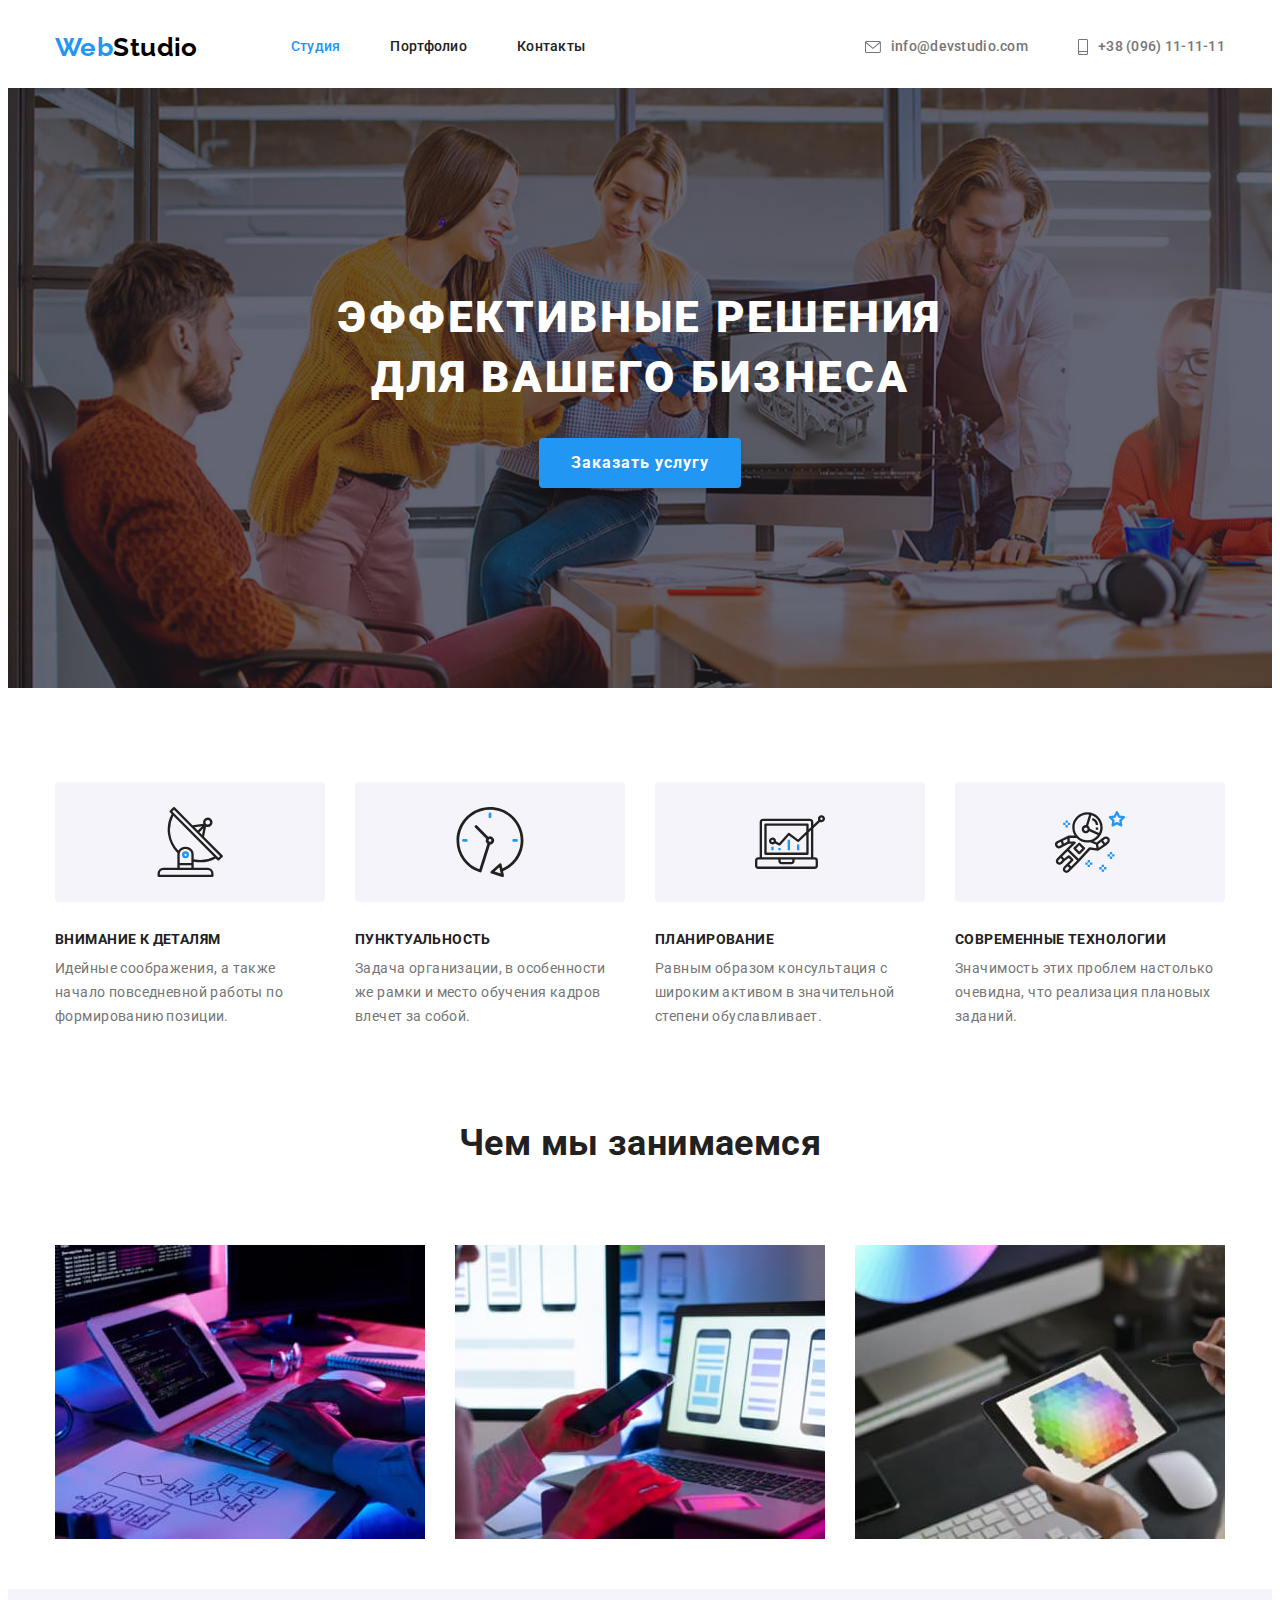
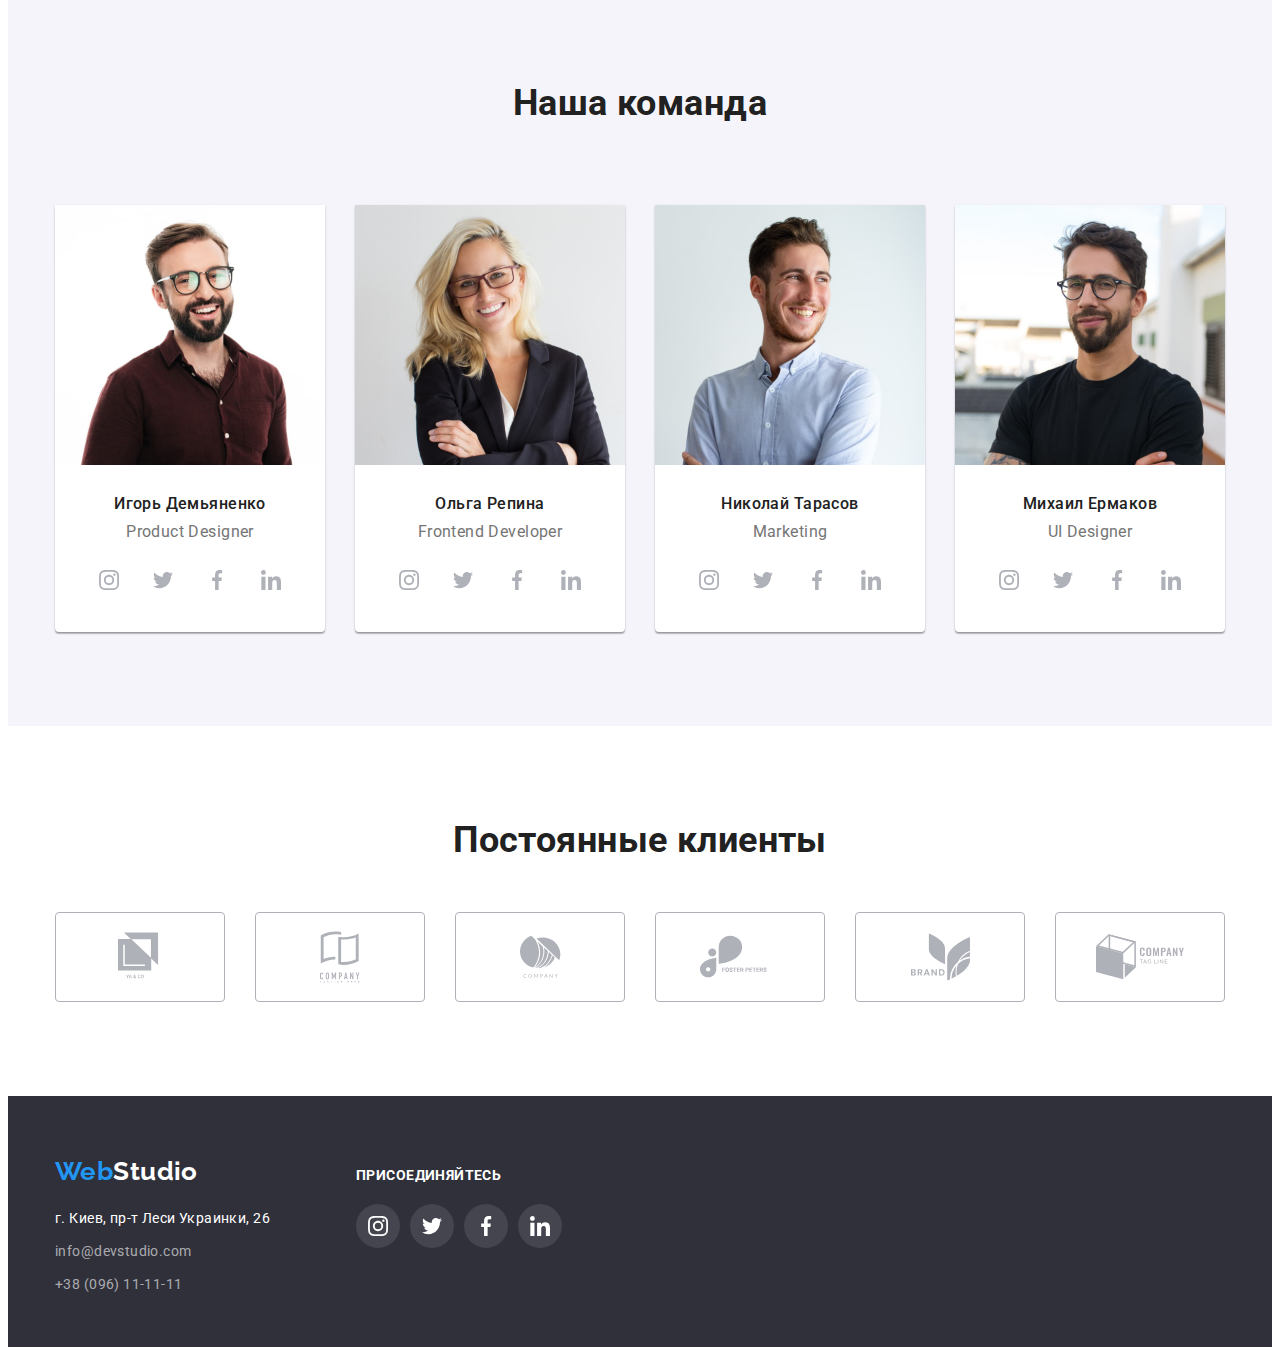
<file: index.html>
<!DOCTYPE html>
<html lang="ru">

<head>
  <meta charset="UTF-8">
  <meta http-equiv="X-UA-Compatible" content="IE=edge">
  <meta name="viewport" content="width=device-width, initial-scale=1.0">
  <link rel="preconnect" href="https://fonts.gstatic.com">
  <link href="https://fonts.googleapis.com/css2?family=Raleway:wght@700&family=Roboto:wght@400;500;700;900&display=swap"
    rel="stylesheet">
  <link rel="stylesheet" href="https://cdnjs.cloudflare.com/ajax/libs/modern-normalize/1.0.0/modern-normalize.min.css"
    integrity="sha512-ISS7cAi1PEhQ8jnbJpJZMd29NlhNj4AWYyLOSp2CE/CsHxTCu+r+t0D2yoJudVrd0/8fTVPUVDzY5Tvli75u/g=="
    crossorigin="anonymous" />
  <title>Портфолио</title>
  <link rel="stylesheet" href="./css/styles.css">
</head>

<body class="page">

    <!-- Меню -->
    <header class="page-header">
        <div class="container">
            <nav class="header-nav">
                <a href="./index.html" class="logo list"><span class="logo-color">Web</span>Studio</a>
                <ul class="site-nav list">
                    <li class="item"><a href="./index.html" class="link-nav current list">Студия</a></li>
                    <li class="item"><a href="./portfolio.html" class="link-nav list">Портфолио</a></li>
                    <li class="item"><a href="#contacts" class="link-nav list">Контакты</a></li>
                </ul>
            </nav>
            <ul class="auth-nav list">
                <li class="item"><a href="mailto:info@devstudio.com" aria-label="Почта" class="link-contacts list">
                    <svg class="link-contacts-icon" width="16" height="12">
                        <use href="./images/icon.svg#envelope"></use>
                    </svg>
                    info@devstudio.com</a>
                </li>
                <li class="item"><a href="tel:+380961111111" aria-label="Телефон" class="link-contacts list">
                    <svg class="link-contacts-icon" width="10" height="16">
                        <use href="./images/icon.svg#smartphone"></use>
                    </svg>
                    +38 (096) 11-11-11</a>
                </li>
            </ul>
        </div>
    </header>

    <!-- Баннер -->
    <main>
        <section class="hero">
            <div class="container">
                <div class="hero-center">
                    <h1 class="hero-title">Эффективные решения <br> для вашего бизнеса</h1>
                </div>
                <button type="button" class="button-hero" data-modal-open>Заказать услугу</button>
                <div class="backdrop is-hidden" data-modal>
                    <div class="modal">
                        <p></p>
                        <button type="button" class="button-modal-close list list-border" data-modal-close>
                            <svg class="close-icon" width="11" height="11">
                            <use href="./images/icon.svg#close"></use>
                            </svg>
                        </button>
                    </div>
                </div>
            </div>
        </section>

        <section class="section">
            <div class="container">
                <h2 class="visually-hidden">Чем мы занимаемся описание</h2>
                <ul class="section-text list">
                    <li class="item">
                        <div class="item-box">
                            <svg class="item-icon" width="70" height="70">
                                <use href="./images/icon.svg#Group"></use>
                            </svg>
                        </div>
                        <h3 class="text-title">Внимание к деталям</h3>
                        <p class="text">Идейные соображения, а также начало повседневной работы по формированию позиции.
                        </p>
                    </li>

                    <li class="item">
                        <div class="item-box">
                            <svg class="item-icon" width="70" height="70">
                                <use href="./images/icon.svg#clock"></use>
                            </svg>
                        </div>
                        <h3 class="text-title">Пунктуальность</h3>
                        <p class="text">Задача организации, в особенности же рамки и место обучения кадров влечет за
                            собой.
                        </p>
                    </li>

                    <li class="item">
                        <div class="item-box">
                            <svg class="item-icon" width="70" height="70">
                                <use href="./images/icon.svg#diagram"></use>
                            </svg>
                        </div>
                        <h3 class="text-title">Планирование</h3>
                        <p class="text">Равным образом консультация с широким активом в значительной степени
                            обуславливает.
                        </p>
                    </li>

                    <li class="item">
                        <div class="item-box">
                            <svg class="item-icon" width="70" height="70">
                                <use href="./images/icon.svg#astronaut"></use>
                            </svg>
                        </div>
                        <h3 class="text-title">Современные технологии</h3>
                        <p class="text">Значимость этих проблем настолько очевидна, что реализация плановых заданий.</p>
                    </li>
                </ul>
            </div>
        </section>

    <!-- Чем мы занимаемся -->
        <section class="section-title">
            <div class="container">
                <h2 class="section-title">Чем мы занимаемся</h2>
                <ul class="section-foto list">
                    <li class="item"><img src="./images/about-1.jpg" alt="Сотрудник пишет код." width="370"></li>
                    <li class="item"><img src="./images/about-2.jpg" alt="Сотрудник настраивает стили." width="370"></li>
                    <li class="item"><img src="./images/about-3.jpg" alt="Сотрудник настраивает цветовую палитру." width="370"></li>
                </ul>
            </div>
        </section>

    <!-- Команда -->
        <section class="section team">
            <div class="container">
                <h2 class="section-title">Наша команда</h2>
                <ul class="section-card list">
                    <li class="item">
                        <img src="./images/prod-designer.jpg" alt="На фото Игорь Демьяненко" width="270" class="team-foto">
                        <div class="card-box">
                            <h3 class="card-title">Игорь Демьяненко</h3>
                            <p class="card-text">Product Designer</p>
                                <ul class="social-network list">
                                    <li class="social-item ">
                                        <a href="" class="social-link" aria-label="Инстаграмм" target="_blank"
                                            rel="noopener noreferrer">
                                            <svg class="social-icon" width="20" height="20">
                                                <use href="./images/icon.svg#instagram"></use>
                                            </svg>
                                        </a>
                                    </li>
                                    <li class="social-item">
                                        <a href="" class="social-link" aria-label="Твиттер" target="_blank"
                                            rel="noopener noreferrer">
                                            <svg class="social-icon" width="20" height="20">
                                                <use href="./images/icon.svg#twitter"></use>
                                            </svg>
                                        </a>
                                    </li>
                                    <li class="social-item">
                                        <a href="" class="social-link" aria-label="Фейсбук" target="_blank"
                                            rel="noopener noreferrer">
                                            <svg class="social-icon" width="20" height="20">
                                                <use href="./images/icon.svg#facebook"></use>
                                            </svg>
                                        </a>
                                    </li>
                                    <li class="social-item">
                                        <a href="" class="social-link" aria-label="Линкедин" target="_blank"
                                            rel="noopener noreferrer">
                                            <svg class="social-icon" width="20" height="20">
                                                <use href="./images/icon.svg#linkedin"></use>
                                            </svg>
                                        </a>
                                    </li>
                                </ul>
                        </div>
                    </li>
                    <li class="item">
                        <img src="./images/fronend-dev.jpg" alt="На фото Ольга Репина" width="270" class="team-foto">
                        <div class="card-box">
                            <h3 class="card-title">Ольга Репина</h3>
                            <p class="card-text">Frontend Developer</p>
                                <ul class="social-network list">
                                    <li class="social-item ">
                                        <a href="" class="social-link" aria-label="Инстаграмм" target="_blank"
                                            rel="noopener noreferrer">
                                            <svg class="social-icon" width="20" height="20">
                                                <use href="./images/icon.svg#instagram"></use>
                                            </svg>
                                        </a>
                                    </li>
                                    <li class="social-item">
                                        <a href="" class="social-link" aria-label="Твиттер" target="_blank"
                                            rel="noopener noreferrer">
                                            <svg class="social-icon" width="20" height="20">
                                                <use href="./images/icon.svg#twitter"></use>
                                            </svg>
                                        </a>
                                    </li>
                                    <li class="social-item">
                                        <a href="" class="social-link" aria-label="Фейсбук" target="_blank"
                                            rel="noopener noreferrer">
                                            <svg class="social-icon" width="20" height="20">
                                                <use href="./images/icon.svg#facebook"></use>
                                            </svg>
                                        </a>
                                    </li>
                                    <li class="social-item">
                                        <a href="" class="social-link" aria-label="Линкедин" target="_blank"
                                            rel="noopener noreferrer">
                                            <svg class="social-icon" width="20" height="20">
                                                <use href="./images/icon.svg#linkedin"></use>
                                            </svg>
                                        </a>
                                    </li>
                                </ul>
                        </div>
                    </li>
                    <li class="item">
                        <img src="./images/marketting.jpg" alt="На фото Николай Тарасов" width="270" class="team-foto">
                        <div class="card-box">
                            <h3 class="card-title">Николай Тарасов</h3>
                            <p class="card-text">Marketing</p>
                                <ul class="social-network list">
                                    <li class="social-item ">
                                        <a href="" class="social-link" aria-label="Инстаграмм" target="_blank"
                                            rel="noopener noreferrer">
                                            <svg class="social-icon" width="20" height="20">
                                                <use href="./images/icon.svg#instagram"></use>
                                            </svg>
                                        </a>
                                    </li>
                                    <li class="social-item">
                                        <a href="" class="social-link" aria-label="Твиттер" target="_blank"
                                            rel="noopener noreferrer">
                                            <svg class="social-icon" width="20" height="20">
                                                <use href="./images/icon.svg#twitter"></use>
                                            </svg>
                                        </a>
                                    </li>
                                    <li class="social-item">
                                        <a href="" class="social-link" aria-label="Фейсбук" target="_blank"
                                            rel="noopener noreferrer">
                                            <svg class="social-icon" width="20" height="20">
                                                <use href="./images/icon.svg#facebook"></use>
                                            </svg>
                                        </a>
                                    </li>
                                    <li class="social-item">
                                        <a href="" class="social-link" aria-label="Линкедин" target="_blank"
                                            rel="noopener noreferrer">
                                            <svg class="social-icon" width="20" height="20">
                                                <use href="./images/icon.svg#linkedin"></use>
                                            </svg>
                                        </a>
                                    </li>
                                </ul>
                        </div>
                    </li>
                    <li class="item">
                        <img src="./images/ui-designer.jpg" alt="На фото Михаил Ермаков" width="270" class="team-foto">
                        <div class="card-box">
                            <h3 class="card-title">Михаил Ермаков</h3>
                            <p class="card-text">UI Designer</p>
                                <ul class="social-network list">
                                    <li class="social-item ">
                                        <a href="" class="social-link" aria-label="Инстаграмм" target="_blank"
                                            rel="noopener noreferrer">
                                            <svg class="social-icon" width="20" height="20">
                                                <use href="./images/icon.svg#instagram"></use>
                                            </svg>
                                        </a>
                                    </li>
                                    <li class="social-item">
                                        <a href="" class="social-link" aria-label="Твиттер" target="_blank"
                                            rel="noopener noreferrer">
                                            <svg class="social-icon" width="20" height="20">
                                                <use href="./images/icon.svg#twitter"></use>
                                            </svg>
                                        </a>
                                    </li>
                                    <li class="social-item">
                                        <a href="" class="social-link" aria-label="Фейсбук" target="_blank"
                                            rel="noopener noreferrer">
                                            <svg class="social-icon" width="20" height="20">
                                                <use href="./images/icon.svg#facebook"></use>
                                            </svg>
                                        </a>
                                    </li>
                                    <li class="social-item">
                                        <a href="" class="social-link" aria-label="Линкедин" target="_blank"
                                            rel="noopener noreferrer">
                                            <svg class="social-icon" width="20" height="20">
                                                <use href="./images/icon.svg#linkedin"></use>
                                            </svg>
                                        </a>
                                    </li>
                                </ul>
                        </div>
                    </li>
                </ul>
            </div>
        </section>

        <section class="section clients">
            <div class="container">
                <h2 class="clients-titel">Постоянные клиенты</h2>
                <ul class="clients-list list">
                    <li class="clients-item">
                        <a href="" class="clients-link" aria-label="Логотип фирмы" target="_blank"
                            rel="noopener noreferrer">
                            <svg class="clients-icon" width="44.27" height="52">
                                <use href="./images/icon.svg#logo1"></use>
                            </svg>
                        </a>
                    </li>
                    <li class="clients-item">
                        <a href="" class="clients-link" aria-label="Логотип фирмы" target="_blank"
                            rel="noopener noreferrer">
                            <svg class="clients-icon" width="40" height="52">
                                <use href="./images/icon.svg#logo2"></use>
                            </svg>
                        </a>
                    </li>
                    <li class="clients-item">
                        <a href="" class="clients-link" aria-label="Логотип фирмы" target="_blank"
                            rel="noopener noreferrer">
                            <svg class="clients-icon" width="41" height="52">
                                <use href="./images/icon.svg#logo3"></use>
                            </svg>
                        </a>
                    </li>
                    <li class="clients-item">
                        <a href="" class="clients-link" aria-label="Логотип фирмы" target="_blank"
                            rel="noopener noreferrer">
                            <svg class="clients-icon" width="79.66" height="52">
                                <use href="./images/icon.svg#logo4"></use>
                            </svg>
                        </a>
                    </li>
                    <li class="clients-item">
                        <a href="" class="clients-link" aria-label="Логотип фирмы" target="_blank"
                            rel="noopener noreferrer">
                            <svg class="clients-icon" width="59" height="52">
                                <use href="./images/icon.svg#logo5"></use>
                            </svg>
                        </a>
                    </li>
                    <li class="clients-item">
                        <a href="" class="clients-link" aria-label="Логотип фирмы" target="_blank"
                            rel="noopener noreferrer">
                            <svg class="clients-icon" width="88.48" height="52">
                                <use href="./images/icon.svg#logo6"></use>
                            </svg>
                        </a>
                    </li>
                </ul>
            </div>
        </section>
    </main>

    <!-- Подвал -->

    <footer class="footer">
        <div class="container">
            <div class="footerbox">
                <div class="address-block">
                    <a href="./index.html" class="logo logo-end"><span class="logo-color">Web</span><span
                            class="logo-colors">Studio</span></a>
                    <address class="address" id="contacts">
                        <ul class="address-list list">
                            <li><a href="https://goo.gl/maps/zxBXprxEHdJfPsus8" aria-label="Гугл карта" target="_blank"
                                    rel="noopener noreferrer" class="address-map list">
                                    г. Киев, пр-т Леси Украинки, 26</a></li>
                            <li><a href="mailto:info@devstudio.com" aria-label="Почта"
                                    class="address-contacts list">info@devstudio.com</a></li>
                            <li><a href="tel:+380961111111" aria-label="Телефон"
                                    class="address-contacts list">+38 (096) 11-11-11</a></li>
                        </ul>
                    </address>
                </div>
                <div class="social-network-link">
                    <p class="invite">присоединяйтесь</p>
                    <ul class="social-network list">
                        <li class="social-item ">
                            <a href="" class="social-link end" aria-label="Инстаграмм" target="_blank"
                                rel="noopener noreferrer">
                                <svg class="social-icon end" width="20" height="20">
                                    <use href="./images/icon.svg#instagram"></use>
                                </svg>
                            </a>
                        </li>
                        <li class="social-item">
                            <a href="" class="social-link end" aria-label="Твиттер" target="_blank"
                                rel="noopener noreferrer">
                                <svg class="social-icon end" width="20" height="20">
                                    <use href="./images/icon.svg#twitter"></use>
                                </svg>
                            </a>
                        </li>
                        <li class="social-item">
                            <a href="" class="social-link end" aria-label="Фейсбук" target="_blank"
                                rel="noopener noreferrer">
                                <svg class="social-icon end" width="20" height="20">
                                    <use href="./images/icon.svg#facebook"></use>
                                </svg>
                            </a>
                        </li>
                        <li class="social-item">
                            <a href="" class="social-link end" aria-label="Линкедин" target="_blank"
                                rel="noopener noreferrer">
                                <svg class="social-icon end" width="20" height="20">
                                    <use href="./images/icon.svg#linkedin"></use>
                                </svg>
                            </a>
                        </li>
                    </ul>
                </div>
            </div>
        </div>
    </footer>

    <script src="./js/modal.js"></script>
</body></html>
</file>
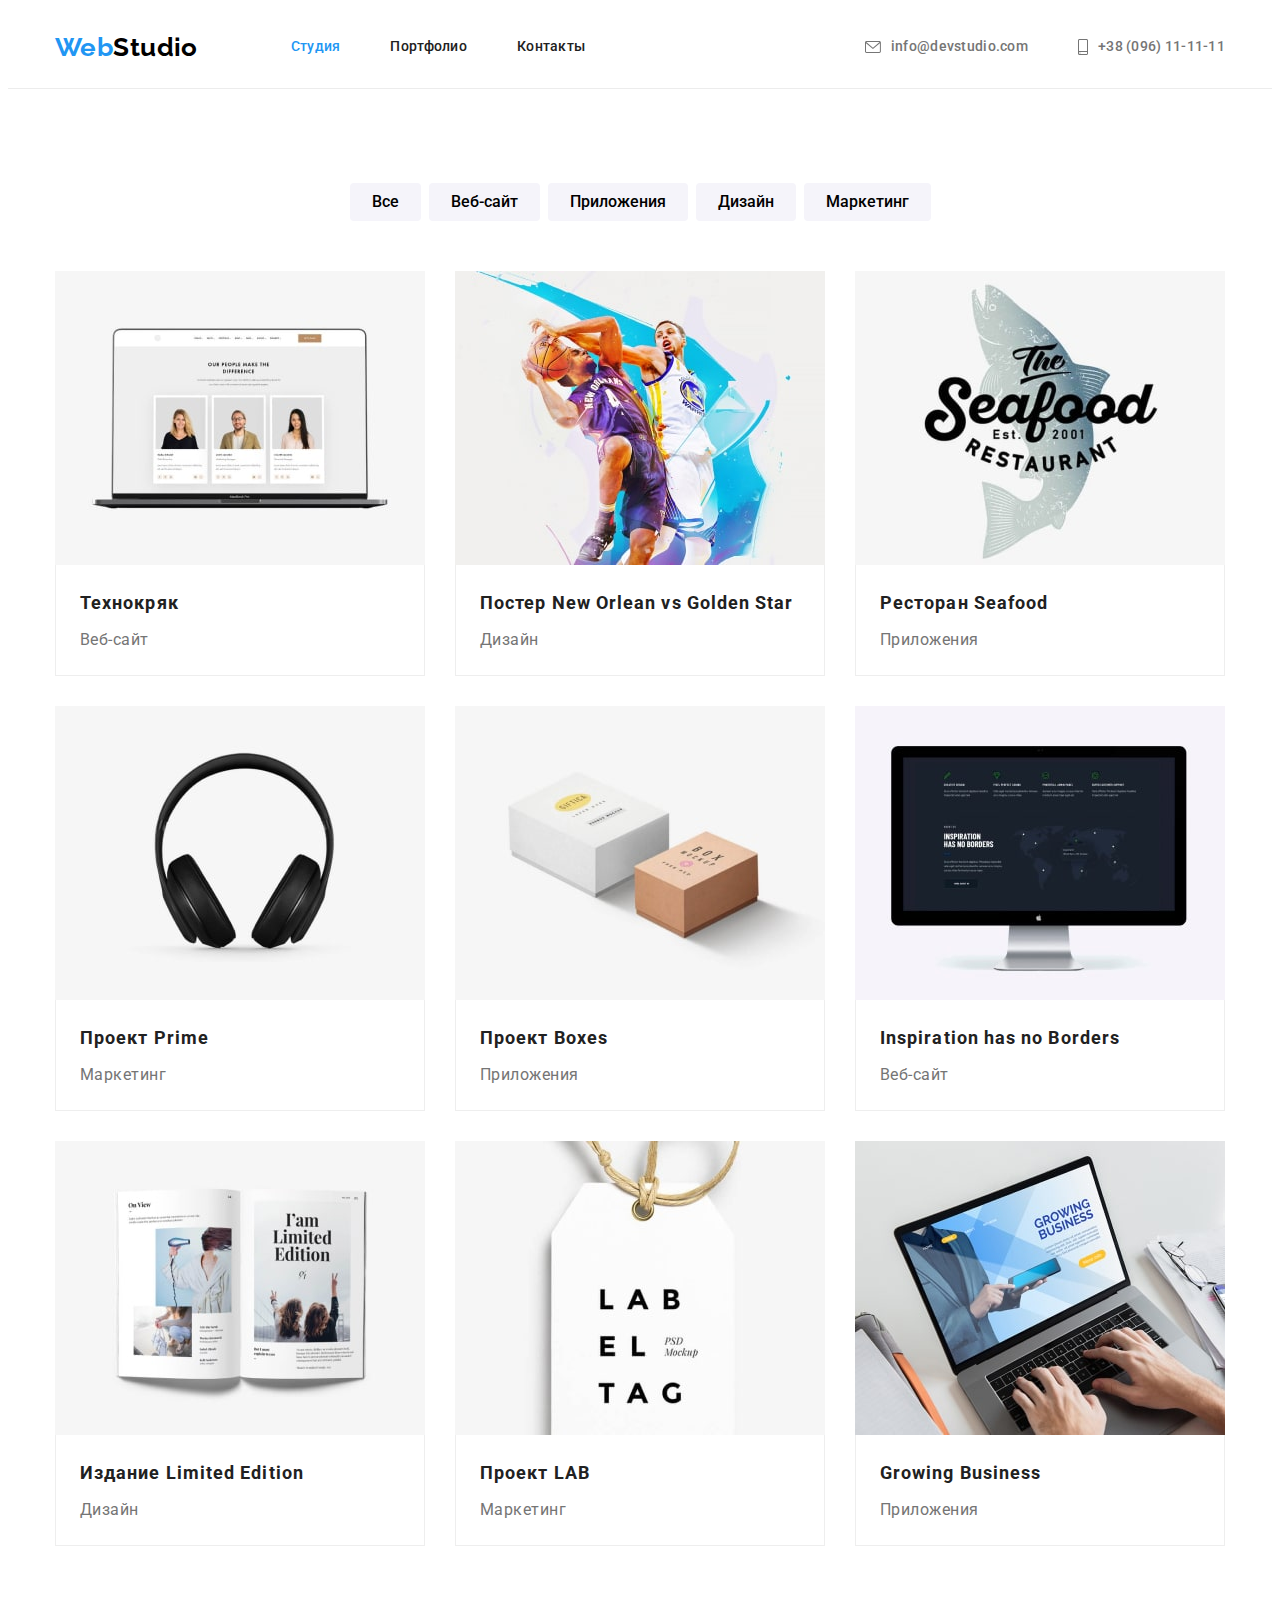
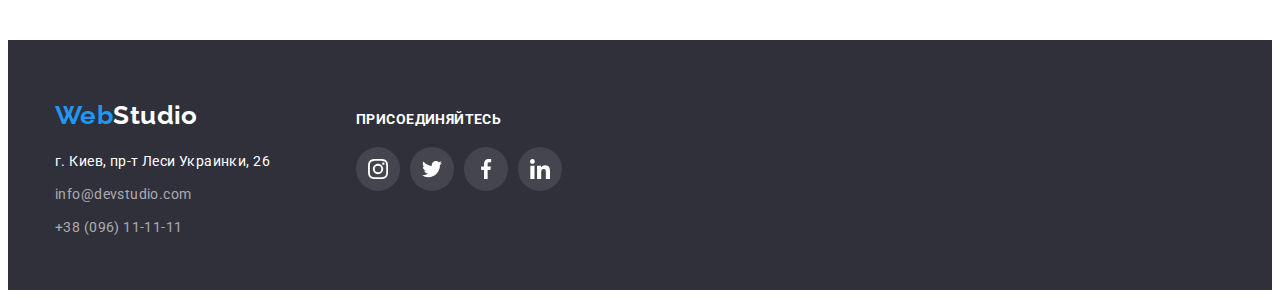
<file: portfolio.html>
<!DOCTYPE html>
<html lang="ru">

<head>
  <meta charset="UTF-8">
  <meta http-equiv="X-UA-Compatible" content="IE=edge">
  <meta name="viewport" content="width=device-width, initial-scale=1.0">
  <link href="https://fonts.googleapis.com/css2?family=Raleway:wght@700&family=Roboto:wght@400;500;700;900&display=swap"
    rel="stylesheet">
  <link rel="preconnect" href="https://fonts.gstatic.com">
  <link rel="stylesheet" href="https://cdnjs.cloudflare.com/ajax/libs/modern-normalize/1.0.0/modern-normalize.min.css"
    integrity="sha512-ISS7cAi1PEhQ8jnbJpJZMd29NlhNj4AWYyLOSp2CE/CsHxTCu+r+t0D2yoJudVrd0/8fTVPUVDzY5Tvli75u/g=="
    crossorigin="anonymous" />
  <title>Портфолио</title>
  <link rel="stylesheet" href="./css/styles.css">
</head>

<!-- Меню -->
<body class="page">
    <header class="page-header border">
        <div class="container">
            <nav class="header-nav">
                <a href="./index.html" class="logo list"><span class="logo-color">Web</span>Studio</a>
                <ul class="site-nav list">
                    <li class="item"><a href="./index.html" class="link-nav current list">Студия</a></li>
                    <li class="item"><a href="./portfolio.html" class="link-nav list">Портфолио</a></li>
                    <li class="item"><a href="#contacts" class="link-nav list">Контакты</a></li>
                </ul>
            </nav>
            <ul class="auth-nav list">
                <li class="item"><a href="mailto:info@devstudio.com" aria-label="Почта" class="link-contacts list">
                    <svg class="link-contacts-icon" width="16" height="12">
                        <use href="./images/icon.svg#envelope"></use>
                    </svg>
                    info@devstudio.com</a>
                </li>
                <li class="item"><a href="tel:+380961111111" aria-label="Телефон" class="link-contacts list">
                    <svg class="link-contacts-icon" width="10" height="16">
                        <use href="./images/icon.svg#smartphone"></use>
                    </svg>
                    +38 (096) 11-11-11</a>
                </li>
            </ul>
        </div>
    </header>

<!-- Портфолио -->
    <main>
        <section class="portfolio">
            <div class="container">
                <h1 class="visually-hidden">Портфолио</h1>
                <ul class="filter list">
                    <li><button type="button" class="filter-button">Все</button></li>
                    <li><button type="button" class="filter-button">Веб-сайт</button></li>
                    <li><button type="button" class="filter-button">Приложения</button></li>
                    <li><button type="button" class="filter-button">Дизайн</button></li>
                    <li><button type="button" class="filter-button">Маркетинг</button></li>
                </ul>
                <ul class="filter-item list">
                    <li class="item none">
                        <a href="" aria-label="Веб-сайт" class="filter-link list" target="_blank"
                        rel="noopener noreferrer">
                        <div class="animation-box">
                            <img src="./images/img.jpg" alt="На фото ноутбук" width="370"
                                class="filter-foto">
                                <p class="animation-box-thumb"><span class="animation-box-text">Технокряк это
                                    современная площадка распространения коронавируса.
                                    Компании
                                    используют эту платформу для цифрового
                                    шпионажа и атак на защищённые сервера конкурентов.</span></p>
                        </div>
                            <div class="filter-box">
                                <h2 class="filter-card-title">Технокряк</h2>
                                <p class="filter-card-text">Веб-сайт</p>
                            </div>
                        </a>
                    </li>
                    <li class="item none">
                        <a href="" aria-label="Дизайн" class="filter-link list" target="_blank"
                        rel="noopener noreferrer">
                        <div class="animation-box">
                            <img src="./images/img-1.jpg" alt="На фото баскетболисты" width="370"
                                class="filter-foto">
                                <p class="animation-box-thumb"><span class="animation-box-text">Lorem ipsum dolor sit
                                    amet consectetur adipisicing elit. Magnam beatae, provident similique ab eum id
                                    sint recusandae temporibus! Eveniet nam nobis temporibus quidem harum
                                    perspiciatis, praesentium tenetur veniam!</span></p>
                        </div>
                            <div class="filter-box">
                                <h2 class="filter-card-title">Постер New Orlean vs Golden Star</h2>
                                <p class="filter-card-text">Дизайн</p>
                            </div>
                        </a>
                    </li>
                    <li class="item none">
                        <a href="" aria-label="Приложения" class="filter-link list" target="_blank"
                        rel="noopener noreferrer">
                        <div class="animation-box">
                            <img src="./images/img-2.jpg" alt="На фото логотип ресторана" width="370"
                                class="filter-foto">
                                <p class="animation-box-thumb"><span class="animation-box-text">Lorem ipsum dolor sit
                                    amet consectetur adipisicing elit. Magnam beatae, provident similique ab eum id
                                    sint recusandae temporibus! Eveniet nam nobis temporibus quidem harum
                                    perspiciatis, praesentium tenetur veniam!</span></p>
                        </div>
                            <div class="filter-box">
                                <h2 class="filter-card-title">Ресторан Seafood</h2>
                                <p class="filter-card-text">Приложения</p>
                            </div>
                        </a>
                    </li>
                    <li class="item">
                        <a href="" aria-label="Маркетинг" class="filter-link list" target="_blank"
                        rel="noopener noreferrer">
                        <div class="animation-box">
                            <img src="./images/img-3.jpg" alt="На фото наушники" width="370"
                                class="filter-foto">
                                <p class="animation-box-thumb"><span class="animation-box-text">Lorem ipsum dolor sit
                                    amet consectetur adipisicing elit. Magnam beatae, provident similique ab eum id
                                    sint recusandae temporibus! Eveniet nam nobis temporibus quidem harum
                                    perspiciatis, praesentium tenetur veniam!</span></p>
                        </div>
                            <div class="filter-box">
                                <h2 class="filter-card-title">Проект Prime</h2>
                                <p class="filter-card-text">Маркетинг</p>
                            </div>
                        </a>
                    </li>
                    <li class="item">
                        <a href="" aria-label="Приложения" class="filter-link list" target="_blank"
                        rel="noopener noreferrer">
                        <div class="animation-box">
                            <img src="./images/img-4.jpg" alt="На фото коробки" width="370"
                                class="filter-foto">
                                <p class="animation-box-thumb"><span class="animation-box-text">Lorem ipsum dolor sit
                                    amet consectetur adipisicing elit. Magnam beatae, provident similique ab eum id
                                    sint recusandae temporibus! Eveniet nam nobis temporibus quidem harum
                                    perspiciatis, praesentium tenetur veniam!</span></p>
                        </div>
                            <div class="filter-box">
                                <h2 class="filter-card-title">Проект Boxes</h2>
                                <p class="filter-card-text">Приложения</p>
                            </div>
                        </a>
                    </li>
                    <li class="item">
                        <a href="" aria-label="Веб-сайт" class="filter-link list" target="_blank"
                        rel="noopener noreferrer">
                        <div class="animation-box">
                            <img src="./images/img-5.jpg" alt="На фото монитор" width="370"
                                class="filter-foto">
                                <p class="animation-box-thumb"><span class="animation-box-text">Lorem ipsum dolor sit
                                    amet consectetur adipisicing elit. Magnam beatae, provident similique ab eum id
                                    sint recusandae temporibus! Eveniet nam nobis temporibus quidem harum
                                    perspiciatis, praesentium tenetur veniam!</span></p>
                        </div>
                            <div class="filter-box">
                                <h2 class="filter-card-title">Inspiration has no Borders</h2>
                                <p class="filter-card-text">Веб-сайт</p>
                            </div>
                        </a>
                    </li>
                    <li class="item">
                        <a href="" aria-label="Дизайн" class="filter-link list" target="_blank"
                        rel="noopener noreferrer">
                        <div class="animation-box">
                            <img src="./images/img-6.jpg" alt="На фото книга" width="370" class="filter-foto">
                            
                                <p class="animation-box-thumb"><span class="animation-box-text">Lorem ipsum dolor sit
                                    amet consectetur adipisicing elit. Magnam beatae, provident similique ab eum id
                                    sint recusandae temporibus! Eveniet nam nobis temporibus quidem harum
                                    perspiciatis, praesentium tenetur veniam!</span></p>
                        </div>
                            <div class="filter-box">
                                <h2 class="filter-card-title">Издание Limited Edition</h2>
                                <p class="filter-card-text">Дизайн</p>
                            </div>
                        </a>
                    </li>
                    <li class="item">
                        <a href="" aria-label="Маркетинг" class="filter-link list" target="_blank"
                        rel="noopener noreferrer">
                        <div class="animation-box">
                            <img src="./images/img-7.jpg" alt="На фото ярлык с логотипом" width="370"
                                class="filter-foto">
                                <p class="animation-box-thumb"><span class="animation-box-text">Lorem ipsum dolor sit
                                    amet consectetur adipisicing elit. Magnam beatae, provident similique ab eum id
                                    sint recusandae temporibus! Eveniet nam nobis temporibus quidem harum
                                    perspiciatis, praesentium tenetur veniam!</span></p>
                        </div>
                            <div class="filter-box">
                                <h2 class="filter-card-title">Проект LAB</h2>
                                <p class="filter-card-text">Маркетинг</p>
                            </div>
                        </a>
                    </li>
                    <li class="item">
                        <a href="" aria-label="Приложения" class="filter-link list" target="_blank"
                        rel="noopener noreferrer">
                        <div class="animation-box">
                            <img src="./images/img-8.jpg" alt="На фото человек работает на ноутбуке"
                                width="370" class="filter-foto">
                                <p class="animation-box-thumb"><span class="animation-box-text">Lorem ipsum dolor sit
                                    amet consectetur adipisicing elit. Magnam beatae, provident similique ab eum id
                                    sint recusandae temporibus! Eveniet nam nobis temporibus quidem harum
                                    perspiciatis, praesentium tenetur veniam!</span></p>
                        </div>
                            <div class="filter-box">
                                <h2 class="filter-card-title">Growing Business</h2>
                                <p class="filter-card-text">Приложения</p>
                            </div>
                        </a>
                    </li>
                </ul>
            </div>
        </section>
    </main>
        
    <!-- Подвал -->    
    <footer class="footer">
        <div class="container">
            <div class="footerbox">
                <div class="address-block">
                    <a href="./index.html" class="logo logo-end"><span class="logo-color">Web</span><span
                            class="logo-colors">Studio</span></a>
                    <address class="address" id="contacts">
                        <ul class="address-list list">
                            <li><a href="https://goo.gl/maps/zxBXprxEHdJfPsus8" aria-label="Гугл карта" target="_blank"
                                    rel="noopener noreferrer" class="address-map list">
                                    г. Киев, пр-т Леси Украинки, 26</a></li>
                            <li><a href="mailto:info@devstudio.com" aria-label="Почта"
                                    class="address-contacts list">info@devstudio.com</a></li>
                            <li><a href="tel:+380961111111" aria-label="Телефон"
                                    class="address-contacts list">+38 (096) 11-11-11</a></li>
                        </ul>
                    </address>
                </div>
                <div class="social-network-link">
                    <p class="invite">присоединяйтесь</p>
                    <ul class="social-network list">
                        <li class="social-item ">
                            <a href="" class="social-link end" aria-label="Инстаграмм" target="_blank"
                                rel="noopener noreferrer">
                                <svg class="social-icon end" width="20" height="20">
                                    <use href="./images/icon.svg#instagram"></use>
                                </svg>
                            </a>
                        </li>
                        <li class="social-item">
                            <a href="" class="social-link end" aria-label="Твиттер" target="_blank"
                                rel="noopener noreferrer">
                                <svg class="social-icon end" width="20" height="20">
                                    <use href="./images/icon.svg#twitter"></use>
                                </svg>
                            </a>
                        </li>
                        <li class="social-item">
                            <a href="" class="social-link end" aria-label="Фейсбук" target="_blank"
                                rel="noopener noreferrer">
                                <svg class="social-icon end" width="20" height="20">
                                    <use href="./images/icon.svg#facebook"></use>
                                </svg>
                            </a>
                        </li>
                        <li class="social-item">
                            <a href="" class="social-link end" aria-label="Линкедин" target="_blank"
                                rel="noopener noreferrer">
                                <svg class="social-icon end" width="20" height="20">
                                    <use href="./images/icon.svg#linkedin"></use>
                                </svg>
                            </a>
                        </li>
                    </ul>
                </div>
            </div>
        </div>
    </footer>


</body></html>
</file>
<file: css/styles.css>
:root {
  --accent-color: #2196f3;
  --accent-color-inv: rgba(33, 150, 243, 0.9);
  --text-title-color: #212121;
  --text-color: #757575;
  --icons-color: #afb1b8;
  --primary-white-color: #ffffff;
  --dark-bg-color: #2f303a;
  --accent-bg-color: #f5f4fa;
  --section-text-set: 4;
  --section-text-set-gap: 30px;
  --section-card-set: 4;
  --section-card-set-gap: 30px;
  --section-foto-set: 3;
  --section-foto-set-gap: 30px;
  --section-clients-set: 6;
  --section-clients-set-gap: 30px;
  --section-filter-link-set: 3;
  --section-filter-link-gap: 30px;
  --card-shadow: 0px 1px 3px rgba(0, 0, 0, 0.12),
                 0px 1px 1px rgba(0, 0, 0, 0.14),
                 0px 2px 1px rgba(0, 0, 0, 0.2);
}

body {
  background-color: var(--primary-white-color);
  color: var(--text-title-color);

  font-family: Roboto, sans-serif;
  font-weight: 400;
  font-size: 14px;
  line-height: 1.71;
  letter-spacing: 0.03em;
}

html {
  box-sizing: border-box;
}

*,
*::after,
*::before {
  box-sizing: inherit;
}

h1,
h2,
h3,
h4,
h5,
h6,
p {
  margin-top: 0;
}

img {
  display: block;
  max-width: 100%;
  height: auto;
}

.list {
  list-style: none;
  text-decoration: none;
  color: inherit;
  padding: 0;
  margin: 0;
}

.visually-hidden {
  position: absolute !important;
  clip: rect(1px 1px 1px 1px);
  clip: rect(1px, 1px, 1px, 1px);
  padding: 0 !important;
  border: 0 !important;
  height: 1px !important;
  width: 1px !important;
  overflow: hidden;
}

.container {
  width: 1200px;
  padding-right: 15px;
  padding-left: 15px;
  margin-right: auto;
  margin-left: auto;
}

.page-header.border {
  border-bottom: 1px solid #ececec;
}

/* Сайт контейнер */

.page-header .container {
  display: flex;
  justify-content: flex-end;
  align-items: center;
}

.page-header .logo {
  margin-right: 93px;
}

.header-nav {
  display: inline-flex;
  align-items: center;
  margin-right: auto;
}

.logo {
  display: inline-block;
  color: #000000;

  font-family: Raleway, sans-serif;
  font-weight: 700;
  font-size: 26px;
  line-height: 1.19;
  text-decoration: none;
}

.logo-color {
  color: var(--accent-color);
}

.logo-colors {
  color: var(--primary-white-color);
  background-color: #2f303a; /*временно*/
}

.link-nav:hover,
.link-nav:focus {
  color: var(--accent-color);
}

.link-nav {
  color: var(--text-title-color);
  transition: color 250ms cubic-bezier(0.4, 0, 0.2, 1);
}

.site-nav .link-nav.current {
  color: var(--accent-color);
}

.site-nav .item:not(:last-child) {
  margin-right: 50px;
}

.auth-nav .item:not(:last-child) {
  margin-right: 50px;
}

.site-nav,
.auth-nav {
  display: flex;
  font-weight: 500;
  font-size: 14px;
  line-height: 1.14;
  letter-spacing: 0.02em;
}

.link-contacts:hover,
.link-contacts:focus {
  color: var(--accent-color);
}

.link-contacts {
  padding-top: 1px;
  padding-bottom: 1px;
  display: flex;
  align-items: center;
  color: var(--text-color);
  transition: color 250ms cubic-bezier(0.4, 0, 0.2, 1);
}

.link-contacts-icon {
  margin-right: 10px;
  fill: currentColor;
  transition: fill 250ms cubic-bezier(0.4, 0, 0.2, 1);
}

.address-list {
  font-style: normal;
  display: flex;
  flex-direction: column;
}

.address-list li:not(:last-child) {
  margin-bottom: 9px;
}

/* Подвал-адресс */
.address-contacts:hover,
.address-contacts:focus {
  color: var(--accent-color);
}

.address-contacts {
  color: rgba(255, 255, 255, 0.6);
  transition: color 250ms cubic-bezier(0.4, 0, 0.2, 1);
}

.address-map:hover,
.address-map:focus {
  color: var(--accent-color);
}

.address-map {
  color: var(--primary-white-color);
  transition: color 250ms cubic-bezier(0.4, 0, 0.2, 1);
}

/* Секция */
.page-header {
  padding-top: 24px;
  padding-bottom: 25px;
}

.hero {
  background-color: #2f303a;
  text-align: center;
  padding-top: 200px;
  padding-bottom: 200px;
  background-image: linear-gradient(
    to right,
    rgba(47, 48, 58, 0.4),
    rgba(47, 48, 58, 0.4)),
    url(../images/banner.jpg);
}

.hero-center {
  display: flex;
  flex-direction: column;
}

.hero-title {
    display: inline-block;
    color: var(--primary-white-color);
    font-weight: 900;
    font-size: 44px;
    line-height: 1.36;
    max-width: 696px;
    letter-spacing: 0.06em;
    text-transform: uppercase;
    margin-right: auto;
    margin-left: auto;
    margin-bottom: 30px;
}

.button-hero:hover,
.button-hero:focus {
    background-color: #188ce8;
}

.button-hero {
    display: inline-block;
    color: var(--primary-white-color);
    background-color: var(--accent-color);
    font-family: inherit;
    font-weight: 700;
    font-size: 16px;
    line-height: 1.87;
    letter-spacing: 0.06em;
    border: none;
    cursor: pointer;
    box-shadow: 0px 4px 4px rgba(0, 0, 0, 0.15);
    border-radius: 4px;
    padding: 10px 32px;
    min-width: 200px;
    transition: background-color 250ms cubic-bezier(0.4, 0, 0.2, 1);
}

/* Модальное окно JS */
.backdrop.is-hidden {
  visibility: hidden;
  opacity: 0;
  pointer-events: none;
}

.backdrop {
  position: fixed;
  top: 0;
  left: 0;
  width: 100%;
  height: 100%;
  background-color: rgba(0, 0, 0, 0.2);
  opacity: 1;
  visibility: visible;
  transition: opacity 250ms cubic-bezier(0.4, 0, 0.2, 1),
              visibility 250ms cubic-bezier(0.4, 0, 0.2, 1);
  z-index: 1;
}

.modal {
  display: flex;
  position: relative;
  top: 50%;
  left: 50%;
  max-width: 528px;
  height: 400px;
  transform: translate(-50%, -50%);
  background: var(--primary-white-color);
  box-shadow: 0px 1px 3px rgba(0, 0, 0, 0.12),
              0px 1px 1px rgba(0, 0, 0, 0.14),
              0px 2px 1px rgba(0, 0, 0, 0.2);
  border-radius: 4px;
}

.button-modal-close {
  position: absolute;
  right: 8px;
  top: 8px;
  width: 30px;
  height: 30px;
  border: 1px solid rgba(0, 0, 0, 0.1);
  background: var(--primary-white-color);
  border-radius: 50%;
  cursor: pointer;
}

.close-icon {
  position: absolute;
  transform: translate(-50%, -50%);
  fill: #000000;
}

/* Чем мы занимаемся описани */

.section {
    padding-top: 94px;
    padding-bottom: 94px;
}

.fotos {
    padding-top: 0;
}

.item.foto-thumb {
  display: inline-block;
  position: relative;
}

.foto-thumb-text {
  display: inline-flex;
  justify-content: center;
  align-items: center;
  position: absolute;
  width: 100%;
  min-height: 70px;
  bottom: 0;
  margin: 0;
  font-weight: 700;
  font-size: 14px;
  line-height: 1.14;
  text-transform: uppercase;
  color: var(--primary-white-color);

  background: rgba(47, 48, 58, 0.8);
}

.section-text {
    padding: 0;
    margin: 0;
    display: flex;
    flex-wrap: wrap;
    margin-left: calc(-1 * var(--section-text-set-gap));
}

.item-box {
    display: flex;
    justify-content: center;
    align-items: center;
    min-height: 120px;
    margin-bottom: 30px;
    background: #f5f4fa;
    border-radius: 4px;
  }

.section-text > .item {
  flex-basis: calc(
    100% / var(--section-text-set) - var(--section-text-set-gap)
  );
  margin-left: var(--section-text-set-gap);
}

.section-title {
  font-size: 36px;
  line-height: 1.16;
  text-align: center;
  padding-bottom: 50px;
}

.text-title {
  font-size: 14px;
  line-height: 1.14;
  text-transform: uppercase;
  margin-bottom: 10px;
}

.text {
  color: var(--text-color);
  margin-bottom: 0;
}

/* Чем мы занимаемся foto */
.section-foto {
  padding: 0;
  margin: 0;
  display: flex;
  flex-wrap: wrap;
  margin-left: calc(-1 * var(--section-foto-set-gap));
}

.section-foto > .item {
  flex-basis: calc(
    100% / var(--section-foto-set) - var(--section-foto-set-gap)
  );
  margin-left: var(--section-foto-set-gap);
}

/* Чем мы занимаемся */

.section.team {
  background-color: var(--accent-bg-color);
}

.section-card {
  padding: 0;
  margin: 0;
  display: flex;
  flex-wrap: wrap;
  margin-left: calc(-1 * var(--section-card-set-gap));
}

.section-card > .item {
  background-color: var(--primary-white-color);
  flex-basis: calc(
    100% / var(--section-card-set) - var(--section-card-set-gap));
  margin-left: var(--section-card-set-gap);
  box-shadow: var(--card-shadow);
  border-radius: 0px 0px 4px 4px;
}

.team-foto {
  margin: auto;
}

.card-box {
  padding: 30px 10px;
  text-align: center;
}

.card-title {
  font-weight: 500;
  font-size: 16px;
  line-height: 1.18;
  text-align: center;
  margin-bottom: 10px;
}

.card-text {
  color: var(--text-color);
  font-size: 16px;
  line-height: 1.18;
  text-align: center;
  margin-bottom: 16px;
}

 /* Социальные иконки */

.social-link {
  display: flex;
  justify-content: center;
  align-items: center;
  width: 44px;
  height: 44px;
  border-radius: 50%;
  transition: background-color 250ms cubic-bezier(0.4, 0, 0.2, 1);
}

.social-network {
  display: inline-flex;
}

.social-network-link {
  display: inline-block;
  widows: 206px;
  margin-left: 70px;
}

.social-item + .social-item {
  margin-left: 10px;
}
  
.social-icon {
  fill: var(--icons-color);
  transition: fill 250ms cubic-bezier(0.4, 0, 0.2, 1);
}

.social-link:hover .social-icon,
.social-link:focus .social-icon {
  fill: var(--primary-white-color);
}

.social-link:hover,
.social-link:focus {
  background-color: var(--accent-color);
}

/* Клиенты */

.clients-titel {
  font-weight: 700;
  font-size: 36px;
  line-height: 1.16;
  text-align: center;
  margin-bottom: 50px;
}

.clients-list {
  display: inline-flex;
  margin-left: calc(-1 * var(--section-clients-set-gap));
}

.clients-item {
  flex-basis: calc(
    100% / var(--section-clients-set) - var(--section-clients-set-gap)
  );
  margin-left: var(--section-clients-set-gap);
}

.clients-link {
  display: flex;
  justify-content: center;
  align-items: center;
  width: 170px;
  height: 90px;
  border: 1px solid var(--icons-color);
  border-radius: 4px;
  transition: background-color 250ms cubic-bezier(0.4, 0, 0.2, 1);
}

.clients-icon {
  fill: var(--icons-color);
  transition: fill 250ms cubic-bezier(0.4, 0, 0.2, 1);
}

.clients-link:hover .clients-icon,
.clients-link:focus .clients-icon {
  fill: var(--accent-color);
}

.clients-link:hover,
.clients-link:focus {
  border: 1px solid var(--accent-color);
}

/* Клиенты */

.clients-titel {
  font-weight: 700;
  font-size: 36px;
  line-height: 1.16;
  text-align: center;
  margin-bottom: 50px;
}

.clients-list {
  display: inline-flex;
  margin-left: calc(-1 * var(--section-clients-set-gap));
}

.clients-item {
  flex-basis: calc(
    100% / var(--section-clients-set) - var(--section-clients-set-gap)
  );
  margin-left: var(--section-clients-set-gap);
}

.clients-link {
  display: flex;
  justify-content: center;
  align-items: center;
  width: 170px;
  height: 90px;
  border: 1px solid var(--icons-color);
  border-radius: 4px;
}

.clients-icon {
  fill: var(--icons-color);
}

.clients-link:hover .clients-icon,
.clients-link:focus .clients-icon {
  fill: var(--accent-color);
}

.clients-link:hover,
.clients-link:focus {
  border: 1px solid var(--accent-color);
}

/* Подвал */
.footer {
  background-color: #2f303a;
  padding-top: 60px;
  padding-bottom: 50px;
}

.footerbox {
  display: flex;
  align-items: baseline;
}

.logo-end {
  margin-bottom: 20px;
}

.address-block {
  width: 231px;
}

.social-network-link {
  display: inline-block;
  widows: 206px;
  margin-left: 70px;
}

/* Флексы подвалы */

.invite {
  font-weight: 700;
  font-size: 14px;
  line-height: 1.14;
  text-transform: uppercase;
  color: var(--primary-white-color);
  margin-bottom: 20px;
}

.social-link.end {
  background: rgba(255, 255, 255, 0.1);
  transition: background-color 250ms cubic-bezier(0.4, 0, 0.2, 1);
}

.social-icon.end {
  fill: var(--primary-white-color);
}

.social-link.end:hover,
.social-link.end:focus {
  background-color: var(--accent-color);
}

/* Портфолио */

/* Кнопки */

.portfolio {
  padding-top: 94px;
  padding-bottom: 94px;
}

.filter {
  display: flex;
  justify-content: center;
  align-items: center;
  margin-bottom: 50px;
}

.filter li:not(:last-child) {
  margin-right: 8px;
}

.filter-button:hover,
.filter-button:focus {
  color: var(--primary-white-color);
  background-color: var(--accent-color);
  box-shadow: 0px 3px 1px rgba(0, 0, 0, 0.1),
              0px 1px 2px rgba(0, 0, 0, 0.08),
              0px 2px 2px rgba(0, 0, 0, 0.12);
}

.filter-button {
  background-color: var(--accent-bg-color);
  display: inline-block;
  font-family: inherit;
  font-weight: 500;
  font-size: 16px;
  line-height: 1.62;
  text-align: center;
  padding: 6px 22px;
  border-radius: 4px;
  border: transparent;
  cursor: pointer;
  transition: background-color 250ms cubic-bezier(0.4, 0, 0.2, 1),
              color 250ms cubic-bezier(0.4, 0, 0.2, 1),
              box-shadow 250ms cubic-bezier(0.4, 0, 0.2, 1);
}

.button  {
    display: inline-block;
    color: var(--primary-white-color);
    background-color: var(--accent-color);
    font-family: inherit;
    font-weight: 700;
    font-size: 16px;
    line-height: 1.87;
    letter-spacing: 0.06em;
    border: none;
    cursor: pointer;
    box-shadow: 0px 4px 4px rgb(0 0 0 / 15%);
    border-radius: 4px;
    padding: 10px 32px;
    min-width: 200px;
}

.button:hover {
    background-color: #188ce8;
}
/* Фильтр */

.filter-item {
  padding: 0;
  margin: 0;
  display: flex;
  flex-wrap: wrap;
  margin-left: calc(-1 * var(--section-card-set-gap));
  margin-top: calc(-1 * var(--section-card-set-gap));
}

.filter-item > .item {
  flex-basis: calc(
    100% / var(--section-filter-link-set) - var(--section-filter-link-gap)
  );
  margin-left: var(--section-card-set-gap);
  margin-top: var(--section-card-set-gap);
}

.filter-card-title {
  color: var(--text-title-color);
  font-weight: 700;
  font-size: 18px;
  line-height: 2;
  letter-spacing: 0.06em;
  margin-bottom: 4px;
}

.filter-card-text {
  color: var(--text-color);
  font-size: 16px;
  line-height: 1.87;
  letter-spacing: 0.03em;
}

.filter-link p {
  margin-bottom: 0;
}

.filter-link {
  display: block;
  transition: box-shadow 250ms cubic-bezier(0.4, 0, 0.2, 1);
 }

.filter-box {
  padding: 20px 24px;
  border: 1px solid #eeeeee;
  border-top: none;
}

/* Анимация ховер */
.animation-box {
  position: relative;
  overflow: hidden;
}

.filter-link:hover,
.filter-link:focus {
  box-shadow: 0px 1px 1px rgba(0, 0, 0, 0.12), 
              0px 4px 4px rgba(0, 0, 0, 0.06),
              1px 4px 6px rgba(0, 0, 0, 0.16);
}

.filter-link:hover .animation-box-thumb,
.filter-link:focus .animation-box-thumb {
  transform: translateY(0);
}

.animation-box-thumb {
  position: absolute;
  top: 0;
  left: 0;
  width: 100%;
  height: 100%;
  background: var(--accent-color-inv);
  transform: translateY(100%);
  transition: transform 250ms cubic-bezier(0.4, 0, 0.2, 1);
}

.animation-box-text {
  display: inline-block;
  position: absolute;
  top: 50%;
  left: 50%;
  width: 322px;
  transform: translate(-50%, -50%);
  font-size: 18px;
  line-height: 1.56;
  color: #ffffff;
}
</file>
